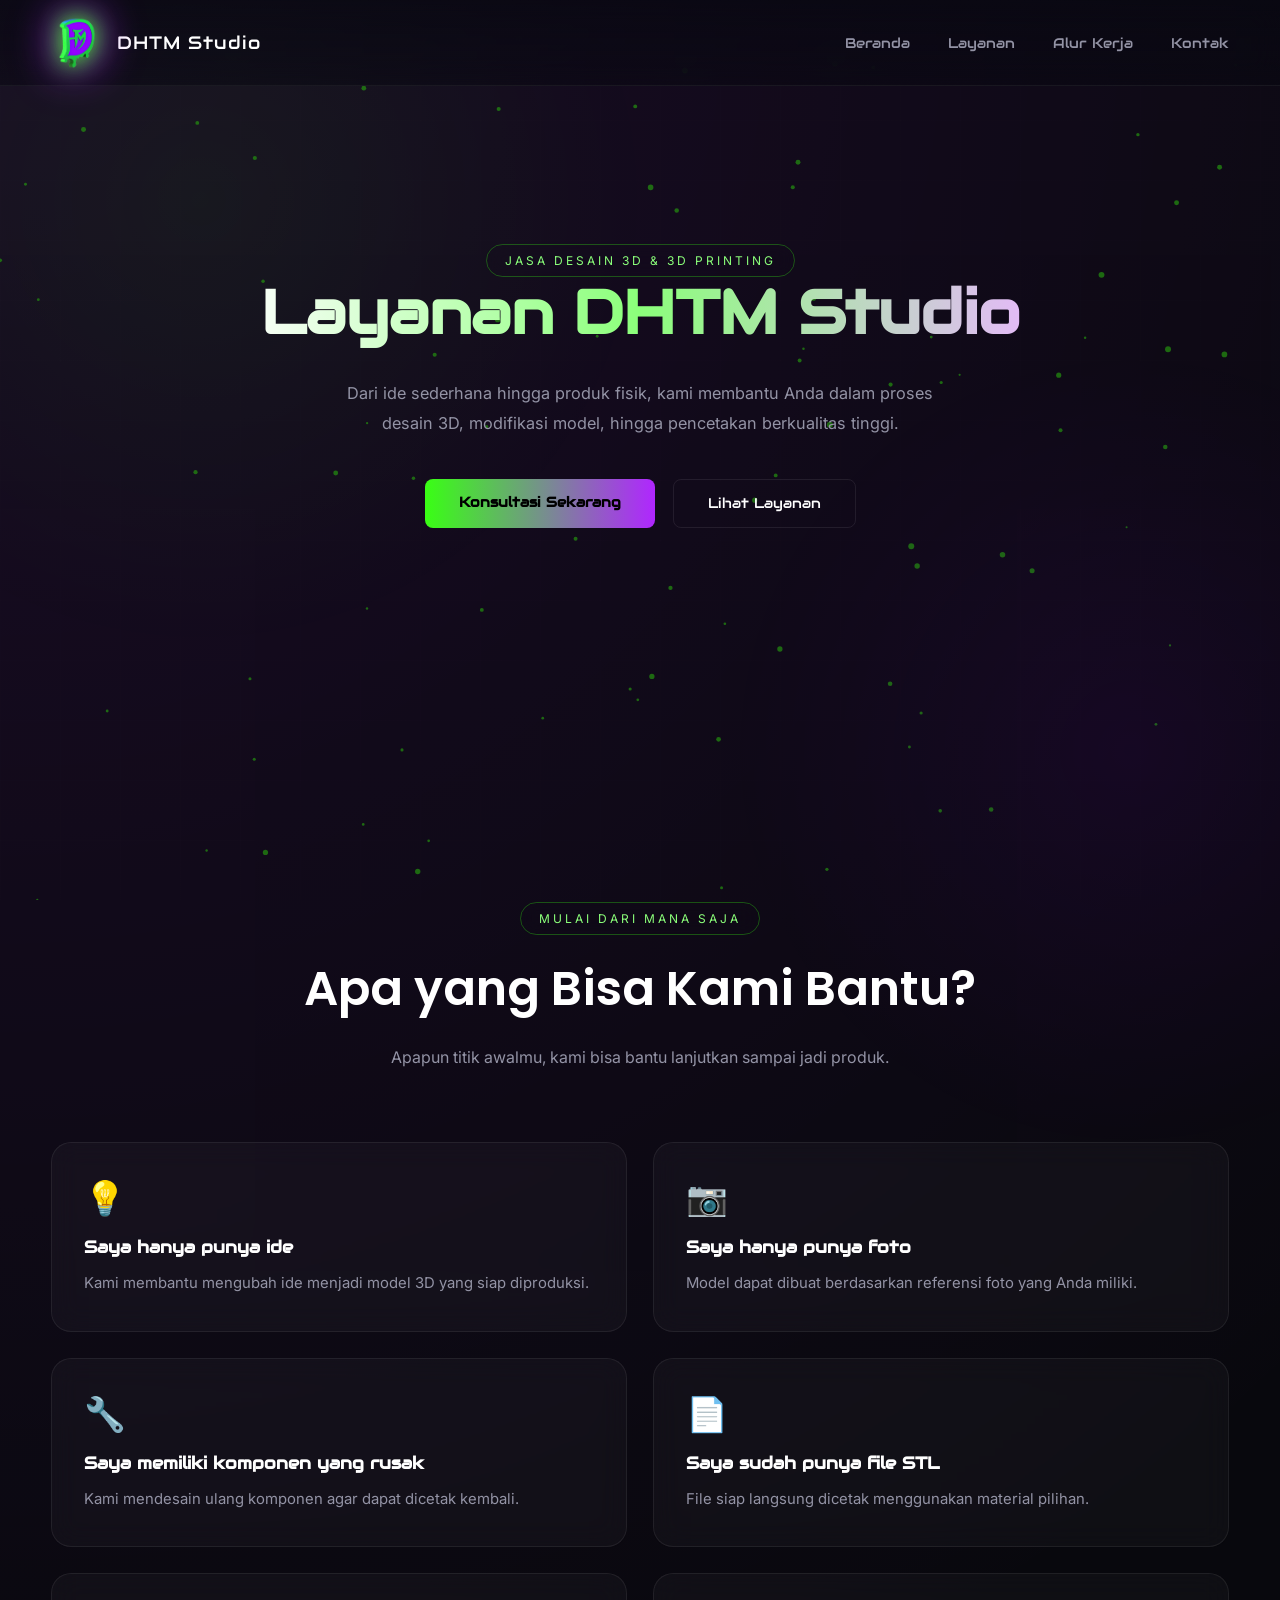
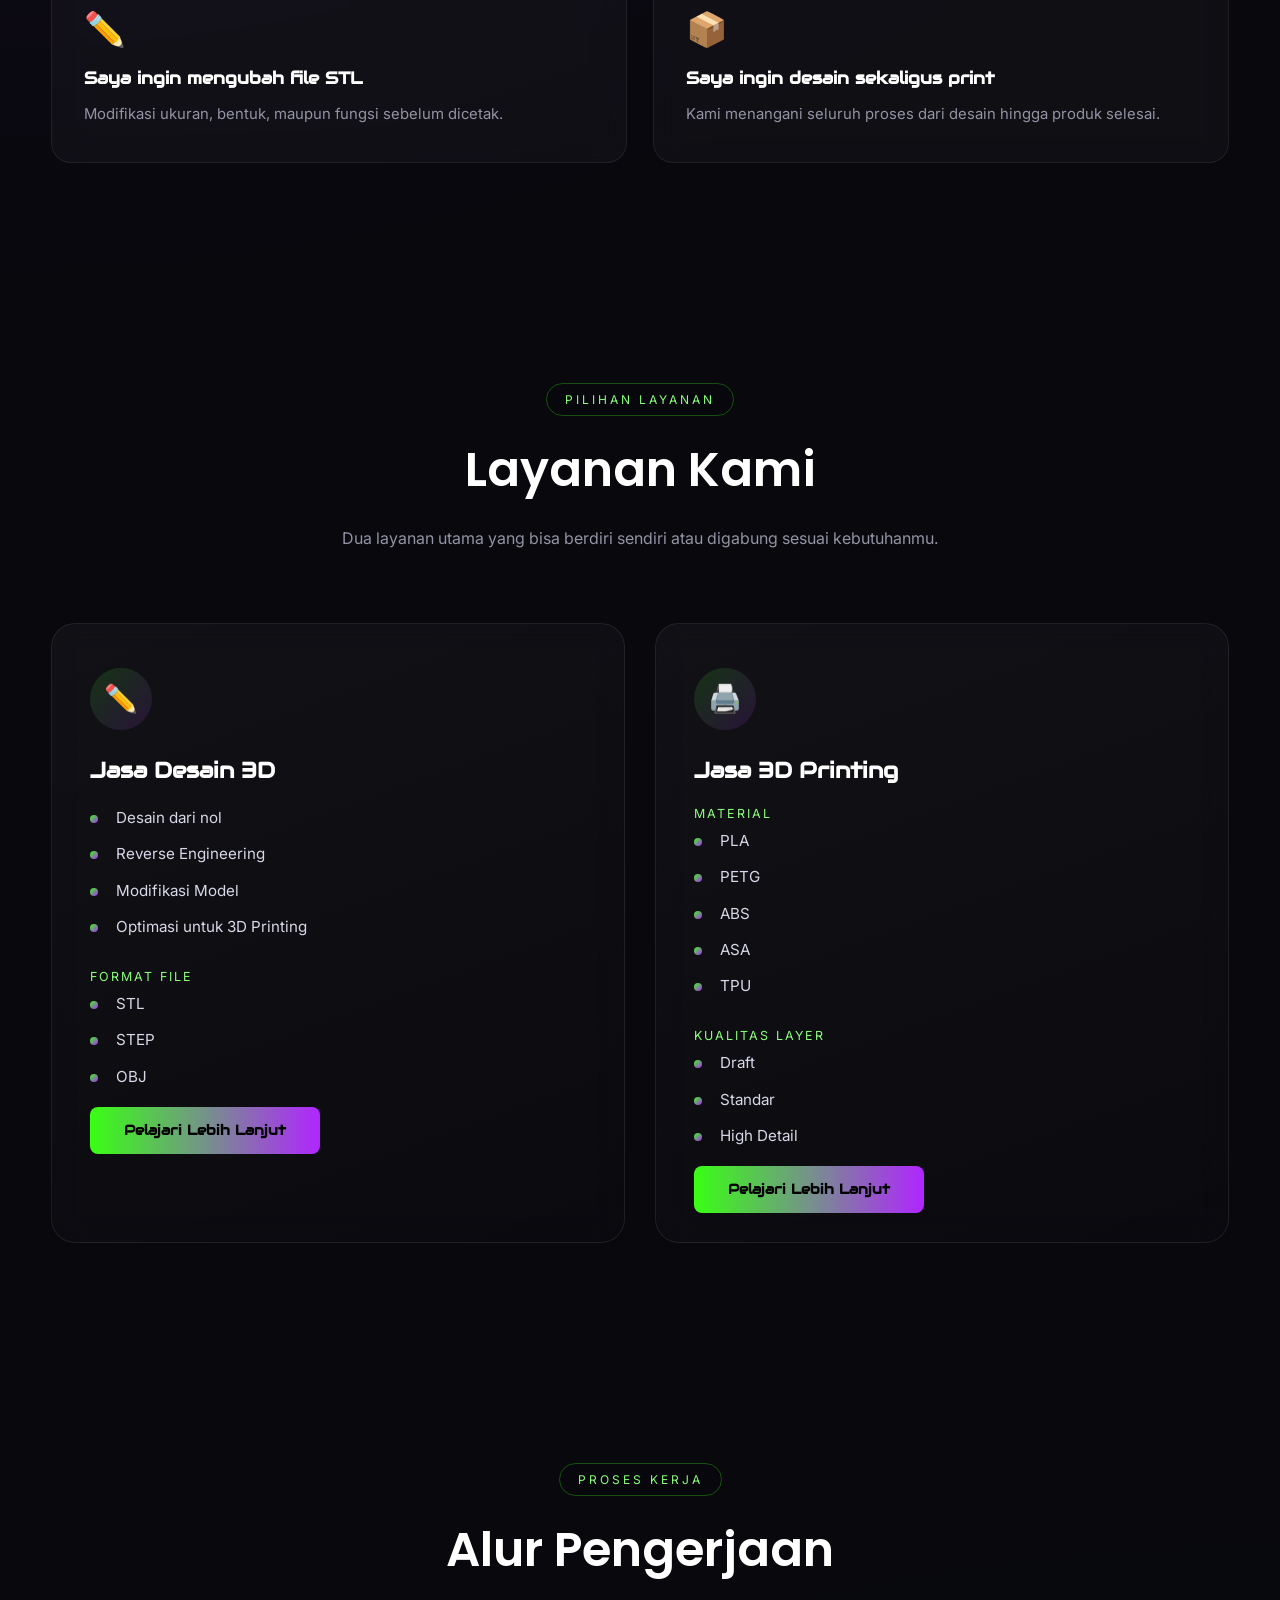
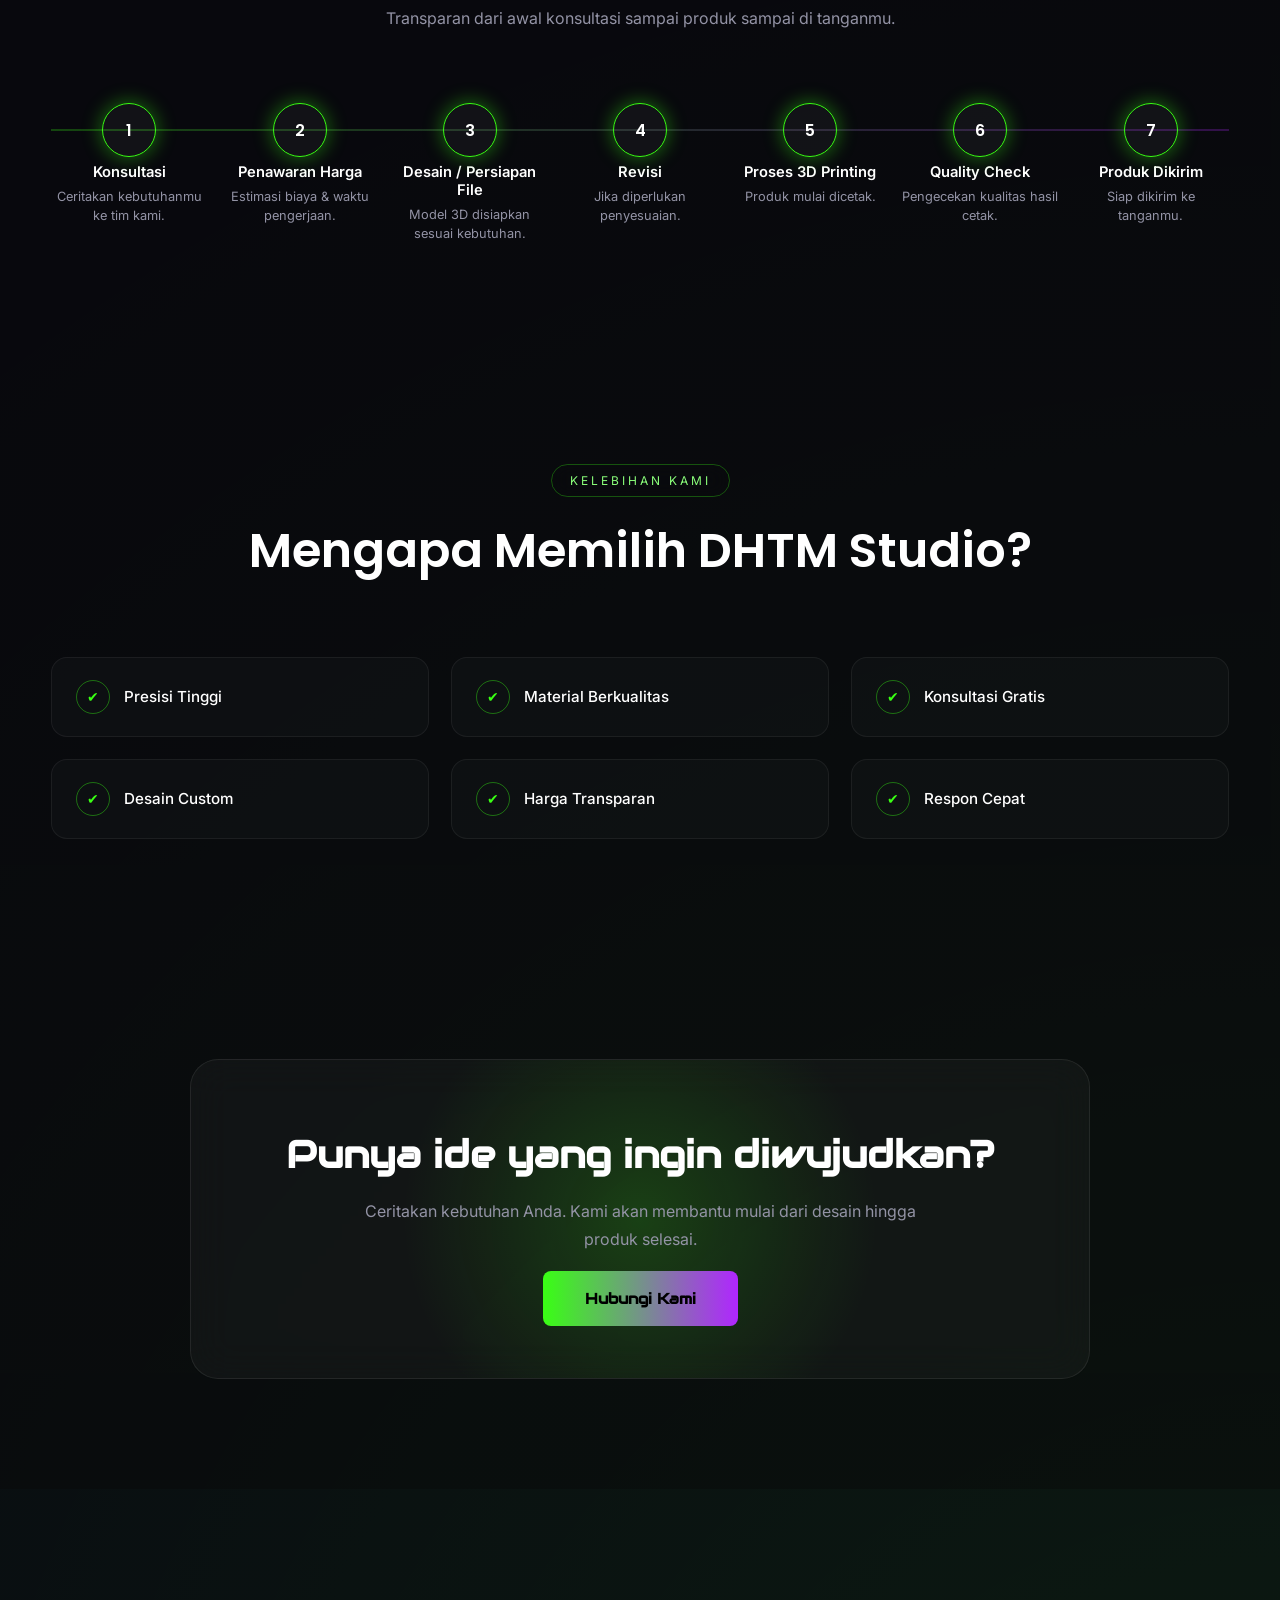
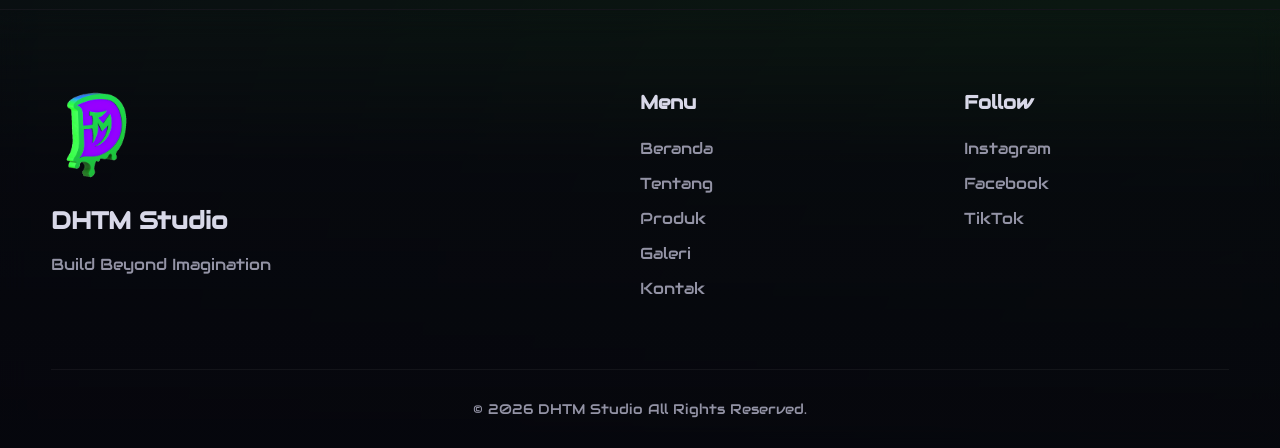
<file: WEBSITE DHTM/Jasa-desain.html>
<!DOCTYPE html>
<html lang="id">
<head>
<meta charset="UTF-8">
<meta name="viewport" content="width=device-width, initial-scale=1.0">
<title>Layanan Kami | DHTM Studio</title>
<meta name="description" content="Jasa Desain 3D dan 3D Printing Profesional - DHTM Studio">
<link rel="preconnect" href="https://fonts.googleapis.com">
<link rel="preconnect" href="https://fonts.gstatic.com" crossorigin>
<link href="https://fonts.googleapis.com/css2?family=Audiowide&family=Outfit:wght@300;400;500;600;700&family=Poppins:wght@400;500;600;700&family=Inter:wght@300;400;500;600&display=swap" rel="stylesheet">
<link rel="stylesheet" href="CSS/Style.css">
<link rel="stylesheet" href="CSS/product.css">
<link rel="icon" href="img/logo-transparent-removebg-preview.png">
</head>
<body>
<canvas id="particle-bg"></canvas>
<div class="mesh-grid"></div>
<div class="noise"></div>
<button id="backTop">
↑
</button>
<div id="scroll-progress"></div>


<!-- =====================================================
HEADER (identik dengan Home)
===================================================== -->
<header>
<div class="container">
<div class="nav-wrapper">
<a href="index.html" class="nav-logo page-link">
<img src="img/logo-transparent.png" loading="lazy" decoding="async" alt="Logo DHTM Studio">
<span>DHTM Studio</span>
</a>
<nav>
<ul>
<li><a href="index.html" class="page-link">Beranda</a></li>
<li><a href="#bantuan">Layanan</a></li>
<li><a href="#alur">Alur Kerja</a></li>
<li><a href="index.html#kontak" class="page-link">Kontak</a></li>
</ul>
</nav>
<button id="navToggle" class="nav-toggle" aria-label="Buka menu" aria-expanded="false">
<span></span>
<span></span>
<span></span>
</button>
</div>
</div>
</header>

<main class="product-page">

<!-- =====================================================
HERO
===================================================== -->
<section class="service-hero">
<div class="container">
<div class="service-hero-content fade-up">
<span class="eyebrow">Jasa Desain 3D &amp; 3D Printing</span>
<h1>Layanan DHTM Studio</h1>
<p>
Dari ide sederhana hingga produk fisik, kami membantu Anda dalam proses
desain 3D, modifikasi model, hingga pencetakan berkualitas tinggi.
</p>
<div class="service-hero-buttons">
<a href="index.html#kontak" class="btn btn-solid page-link">Konsultasi Sekarang</a>
<a href="#layanan-kami" class="btn">Lihat Layanan</a>
</div>
</div>
</div>
</section>

<!-- =====================================================
APA YANG BISA KAMI BANTU
===================================================== -->
<section id="bantuan">
<div class="container">
<div class="section-heading fade-up">
<span class="eyebrow">Mulai Dari Mana Saja</span>
<h2>Apa yang Bisa Kami Bantu?</h2>
<p>Apapun titik awalmu, kami bisa bantu lanjutkan sampai jadi produk.</p>
</div>
<div class="help-grid">

<div class="help-card fade-up">
<span class="help-icon">💡</span>
<h3>Saya hanya punya ide</h3>
<p>Kami membantu mengubah ide menjadi model 3D yang siap diproduksi.</p>
</div>

<div class="help-card fade-up">
<span class="help-icon">📷</span>
<h3>Saya hanya punya foto</h3>
<p>Model dapat dibuat berdasarkan referensi foto yang Anda miliki.</p>
</div>

<div class="help-card fade-up">
<span class="help-icon">🔧</span>
<h3>Saya memiliki komponen yang rusak</h3>
<p>Kami mendesain ulang komponen agar dapat dicetak kembali.</p>
</div>

<div class="help-card fade-up">
<span class="help-icon">📄</span>
<h3>Saya sudah punya file STL</h3>
<p>File siap langsung dicetak menggunakan material pilihan.</p>
</div>

<div class="help-card fade-up">
<span class="help-icon">✏️</span>
<h3>Saya ingin mengubah file STL</h3>
<p>Modifikasi ukuran, bentuk, maupun fungsi sebelum dicetak.</p>
</div>

<div class="help-card fade-up">
<span class="help-icon">📦</span>
<h3>Saya ingin desain sekaligus print</h3>
<p>Kami menangani seluruh proses dari desain hingga produk selesai.</p>
</div>

</div>
</div>
</section>

<!-- =====================================================
LAYANAN KAMI
===================================================== -->
<section id="layanan-kami">
<div class="container">
<div class="section-heading fade-up">
<span class="eyebrow">Pilihan Layanan</span>
<h2>Layanan Kami</h2>
<p>Dua layanan utama yang bisa berdiri sendiri atau digabung sesuai kebutuhanmu.</p>
</div>
<div class="service-grid">

<div class="service-card fade-up">
<div class="service-icon">✏️</div>
<h3>Jasa Desain 3D</h3>
<ul class="service-list">
<li>Desain dari nol</li>
<li>Reverse Engineering</li>
<li>Modifikasi Model</li>
<li>Optimasi untuk 3D Printing</li>
</ul>
<span class="service-subtitle">Format File</span>
<ul class="service-list">
<li>STL</li>
<li>STEP</li>
<li>OBJ</li>
</ul>
<a href="index.html#kontak" class="btn btn-solid page-link">Pelajari Lebih Lanjut</a>
</div>

<div class="service-card fade-up">
<div class="service-icon">🖨️</div>
<h3>Jasa 3D Printing</h3>
<span class="service-subtitle">Material</span>
<ul class="service-list">
<li>PLA</li>
<li>PETG</li>
<li>ABS</li>
<li>ASA</li>
<li>TPU</li>
</ul>
<span class="service-subtitle">Kualitas Layer</span>
<ul class="service-list">
<li>Draft</li>
<li>Standar</li>
<li>High Detail</li>
</ul>
<a href="index.html#kontak" class="btn btn-solid page-link">Pelajari Lebih Lanjut</a>
</div>

</div>
</div>
</section>

<!-- =====================================================
ALUR PENGERJAAN
===================================================== -->
<section id="alur">
<div class="container">
<div class="section-heading fade-up">
<span class="eyebrow">Proses Kerja</span>
<h2>Alur Pengerjaan</h2>
<p>Transparan dari awal konsultasi sampai produk sampai di tanganmu.</p>
</div>
<div class="timeline">

<div class="timeline-step">
<div class="step-dot">1</div>
<h4>Konsultasi</h4>
<p>Ceritakan kebutuhanmu ke tim kami.</p>
</div>

<div class="timeline-step">
<div class="step-dot">2</div>
<h4>Penawaran Harga</h4>
<p>Estimasi biaya &amp; waktu pengerjaan.</p>
</div>

<div class="timeline-step">
<div class="step-dot">3</div>
<h4>Desain / Persiapan File</h4>
<p>Model 3D disiapkan sesuai kebutuhan.</p>
</div>

<div class="timeline-step">
<div class="step-dot">4</div>
<h4>Revisi</h4>
<p>Jika diperlukan penyesuaian.</p>
</div>

<div class="timeline-step">
<div class="step-dot">5</div>
<h4>Proses 3D Printing</h4>
<p>Produk mulai dicetak.</p>
</div>

<div class="timeline-step">
<div class="step-dot">6</div>
<h4>Quality Check</h4>
<p>Pengecekan kualitas hasil cetak.</p>
</div>

<div class="timeline-step">
<div class="step-dot">7</div>
<h4>Produk Dikirim</h4>
<p>Siap dikirim ke tanganmu.</p>
</div>

</div>
</div>
</section>

<!-- =====================================================
MENGAPA MEMILIH DHTM STUDIO
===================================================== -->
<section id="mengapa">
<div class="container">
<div class="section-heading fade-up">
<span class="eyebrow">Kelebihan Kami</span>
<h2>Mengapa Memilih DHTM Studio?</h2>
</div>
<div class="why-grid">

<div class="why-item fade-up">
<span class="why-check">✔</span>
<span class="why-label">Presisi Tinggi</span>
</div>

<div class="why-item fade-up">
<span class="why-check">✔</span>
<span class="why-label">Material Berkualitas</span>
</div>

<div class="why-item fade-up">
<span class="why-check">✔</span>
<span class="why-label">Konsultasi Gratis</span>
</div>

<div class="why-item fade-up">
<span class="why-check">✔</span>
<span class="why-label">Desain Custom</span>
</div>

<div class="why-item fade-up">
<span class="why-check">✔</span>
<span class="why-label">Harga Transparan</span>
</div>

<div class="why-item fade-up">
<span class="why-check">✔</span>
<span class="why-label">Respon Cepat</span>
</div>

</div>
</div>
</section>


<!-- =====================================================
CTA
===================================================== -->
<section>
<div class="container">
<div class="cta-glass fade-up">
<h2>Punya ide yang ingin diwujudkan?</h2>
<p>Ceritakan kebutuhan Anda. Kami akan membantu mulai dari desain hingga produk selesai.</p>
<a href="index.html#kontak" class="btn btn-solid page-link">Hubungi Kami</a>
</div>
</div>
</section>

</main>

<!-- =====================================================
FOOTER (identik dengan Home)
===================================================== -->
<footer>
<div class="container">
<div class="footer-grid">
<div class="footer-brand">
<img
src="img/logo-transparent.png"
loading="lazy"
decoding="async"
alt="logo"
>
<h2>DHTM Studio</h2>
<p>Build Beyond Imagination</p>
</div>
<div class="footer-menu">
<h3>Menu</h3>
<a href="index.html#beranda">Beranda</a>
<a href="index.html#tentang">Tentang</a>
<a href="index.html#produk">Produk</a>
<a href="index.html#galeri">Galeri</a>
<a href="index.html#kontak">Kontak</a>
</div>
<div class="footer-social">
<h3>Follow</h3>
<a href="#">Instagram</a>
<a href="#">Facebook</a>
<a href="#">TikTok</a>
</div>
</div>
<div class="footer-bottom">
<p>© 2026 DHTM Studio All Rights Reserved.</p>
</div>
</div>
</footer>

<script src="JSC/Script.js"></script>
<script src="JSC/product.js"></script>
</body>
</html>
</file>
<file: WEBSITE DHTM/CSS/Style.css>
/*======================================================
DHTM STUDIO
CYBERPUNK STYLE V2
======================================================*/
 :root {
  --bg:#080811;
  --bg2:#10101b;
  --card:#171726;
  --green:#39ff14;
  --green-soft:#8bff7a;
  --purple:#b026ff;
  --purple-soft:#e9b6ff;
  --white:#f5f5f5;
  --text:#d8d8e8;
  --muted:#9393a5;
  --border:rgba(255,255,255,.08);
  --radius:18px;
  --shadow-green: 0 0 15px rgba(57,255,20,.4), 0 0 40px rgba(57,255,20,.15);
  --shadow-purple: 0 0 15px rgba(176,38,255,.45), 0 0 40px rgba(176,38,255,.2);
}

* {
  margin:0;
  padding:0;
  box-sizing:border-box;
}

html {
  scroll-behavior:smooth;
}

body {
  background: radial-gradient(circle at top left, rgba(176,38,255,.18), transparent 35%), radial-gradient(circle at bottom right, rgba(57,255,20,.08), transparent 40%), var(--bg);
  font-family:'Audiowide',sans-serif;
  color:var(--text);
  overflow-x:hidden;
}

img {
  display:block;
  max-width:100%;
}

a {
  text-decoration:none;
  color:inherit;
}

ul {
  list-style:none;
}

.container {
  width:min(1240px,92%);
  margin:auto;
}

section {
  padding:110px 0;
  position:relative;
}

.section-heading {
  text-align:center;
  margin-bottom:70px;
}

.section-heading h2 {
  font-family:'Audiowide';
  font-size:clamp(2rem,4vw,3rem);
  margin-top:18px;
  margin-bottom:18px;
  color:white;
}

.section-heading p {
  max-width:700px;
  margin:auto;
  line-height:1.8;
  color:var(--muted);
}

.eyebrow {
  display:inline-block;
  padding:8px 18px;
  border-radius:50px;
  border:1px solid rgba(57,255,20,.3);
  color:var(--green-soft);
  letter-spacing:3px;
  font-size:.75rem;
  text-transform:uppercase;
  backdrop-filter:blur(10px);
}

/*======================================================
BUTTON
======================================================*/
 .btn {
  padding:15px 34px;
  border-radius:8px;
  font-family:'Audiowide';
  font-size:.85rem;
  cursor:pointer;
  transition:.35s;
  border:1px solid var(--border);
  background:transparent;
  color:white;
}

.btn:hover {
  transform:translateY(-4px);
  border-color:var(--green);
  box-shadow:var(--shadow-green);
  color:var(--green-soft);
}

.btn:active {
  transform:scale(.96);
}

.btn-solid {
  background: linear-gradient(90deg, var(--green), var(--purple) );
  border:none;
  color:#000;
  font-weight:bold;
}

.btn-solid:hover {
  filter:brightness(1.12);
}

/*======================================================
STARTUP LOADER
======================================================*/
 #startup-loader {
  position:fixed;
  inset:0;
  background:#000;
  display:flex;
  justify-content:center;
  align-items:center;
  overflow:hidden;
  z-index:999999;
  transition:1s;
}

#startup-loader.hide {
  opacity:0;
  visibility:hidden;
}

#loader-video {
  position:absolute;
  width:100%;
  height:100%;
  object-fit:cover;
  opacity:.22;
}

.loader-content {
  position:relative;
  z-index:2;
  text-align:center;
}

.loader-logo {
  width:220px;
  height:220px;
  object-fit:contain;
  margin:auto;
  mix-blend-mode:screen;
  animation: neonPulse 2.2s ease-in-out infinite;
}

.loader-content h1 {
  font-family:'Audiowide';
  margin-top:25px;
  letter-spacing:3px;
  font-size:2rem;
}

.loader-content p {
  margin-top:12px;
  letter-spacing:4px;
  color:var(--green-soft);
  animation:blink 1.2s infinite;
}

.loader-bar {
  margin:auto;
  margin-top:35px;
  width:260px;
  height:8px;
  border-radius:30px;
  background:#222;
  overflow:hidden;
}

.loader-progress {
  height:100%;
  width:0%;
  background: linear-gradient( 90deg, var(--green), var(--purple) );
  animation:loadingBar 5s linear forwards;
}

/*======================================================
PAGE LOADER
======================================================*/
 #page-loader {
  position:fixed;
  inset:0;
  display:none;
  justify-content:center;
  align-items:center;
  background:#050505;
  z-index:999998;
}

#page-loader.active {
  display:flex;
}

.page-loader-box {
  text-align:center;
}

.page-loader-box img,
.page-loader-box video {
  width:120px;
  height:120px;
  object-fit:contain;
  margin:auto;
}

.page-loader-box img {
  animation: floatLogo 3s ease-in-out infinite;
  filter: drop-shadow(0 0 18px var(--green));
}

.page-loader-box video {
  mix-blend-mode:screen;
  animation: neonPulse 2.2s ease-in-out infinite;
}

.page-loader-box h2 {
  margin-top:25px;
  font-family:'Audiowide';
}

.page-loader-box p {
  margin-top:10px;
  color:var(--green-soft);
}

/*======================================================
EMAIL LOADER
======================================================*/
 #email-loader {
  position:fixed;
  inset:0;
  display:none;
  justify-content:center;
  align-items:center;
  background:rgba(0,0,0,.45);
  backdrop-filter:blur(14px);
  z-index:999998;
}

#email-loader.active {
  display:flex;
}

.email-loader-box {
  padding:45px;
  width:420px;
  border-radius:20px;
  background:rgba(18,18,26,.92);
  border:1px solid rgba(57,255,20,.3);
  box-shadow: 0 0 40px rgba(57,255,20,.2);
  text-align:center;
}

.email-loader-box video {
  width:150px;
  height:150px;
  object-fit:contain;
  margin:auto;
  mix-blend-mode:screen;
  animation: neonPulse 2.2s ease-in-out infinite;
}

.email-loader-box h2 {
  font-family:'Audiowide';
  margin-top:25px;
}

.email-loader-box p {
  margin-top:12px;
  color:var(--green-soft);
}

/*======================================================
POPUP
======================================================*/
 #success-popup, #error-popup {
  position:fixed;
  inset:0;
  display:flex;
  justify-content:center;
  align-items:center;
  background:rgba(0,0,0,.55);
  backdrop-filter:blur(10px);
  opacity:0;
  visibility:hidden;
  transition:.35s;
  z-index:999999;
}

#success-popup.show, #error-popup.show {
  opacity:1;
  visibility:visible;
}

.popup-card {
  width:480px;
  padding:45px;
  border-radius:20px;
  background:#15151f;
  border:1px solid rgba(57,255,20,.3);
  box-shadow: 0 0 50px rgba(57,255,20,.2);
  text-align:center;
  animation:popup .45s;
}

.popup-card.error {
  border-color:#ff4b4b;
  box-shadow: 0 0 50px rgba(255,0,0,.2);
}

.popup-icon {
  font-size:70px;
  margin-bottom:20px;
  color:var(--green);
}

.popup-card.error .popup-icon {
  color:#ff5050;
}

.popup-card h2 {
  font-family:'Audiowide';
  margin-bottom:18px;
}

.popup-card p {
  line-height:1.8;
  margin-bottom:35px;
  color:var(--muted);
}

/*======================================================
ANIMATION
======================================================*/
 @keyframes blink {
50% {
  opacity:.3;
}

}

@keyframes popup {
0% {
  transform:scale(.6);
  opacity:0;
}

100% {
  transform:scale(1);
  opacity:1;
}

}

@keyframes loadingBar {
0% {
  width:0;
}

100% {
  width:100%;
}

}

@keyframes floatLogo {
50% {
  transform:translateY(-14px);
}

}

@keyframes neonPulse {
0%, 100% {
  filter: drop-shadow(0 0 22px var(--green)) drop-shadow(0 0 10px var(--purple));
}

50% {
  filter: drop-shadow(0 0 10px var(--green)) drop-shadow(0 0 28px var(--purple));
}

}

/*======================================================
HEADER
======================================================*/
 header {
  position:fixed;
  top:0;
  left:0;
  width:100%;
  z-index:9990;
  background: linear-gradient( 180deg, rgba(8,8,17,.75), rgba(8,8,17,.5) );
  backdrop-filter:blur(14px);
  -webkit-backdrop-filter:blur(14px);
  border-bottom:1px solid rgba(255,255,255,.06);
  transition:.4s;
}

header.scrolled {
  background: linear-gradient( 180deg, rgba(10,10,20,.88), rgba(10,10,20,.72) );
  box-shadow: 0 10px 30px rgba(0,0,0,.35);
}

.nav-wrapper {
  height:85px;
  display:flex;
  align-items:center;
  justify-content:space-between;
}

.nav-logo {
  display:flex;
  align-items:center;
  gap:14px;
}

.nav-logo img {
  width:52px;
  height:52px;
  object-fit:contain;
  filter: drop-shadow(0 0 12px var(--green)) drop-shadow(0 0 20px var(--purple));
  transition:.4s;
}

.nav-logo:hover img {
  transform:rotate(-8deg) scale(1.08);
}

.nav-logo span {
  font-family:'Audiowide';
  font-size:1.15rem;
  letter-spacing:1px;
  color:white;
}

nav ul {
  display:flex;
  gap:38px;
}

nav a {
  position:relative;
  font-size:.9rem;
  color:var(--muted);
  transition:.35s;
  padding:5px 0;
}

nav a:hover {
  color:var(--green-soft);
}

nav a::after {
  content:"";
  position:absolute;
  bottom:-8px;
  left:0;
  width:100%;
  height:2px;
  background: linear-gradient( 90deg, var(--green), var(--purple) );
  transform:scaleX(0);
  transform-origin:left;
  transition:.35s;
}

nav a:hover::after, nav a.active::after {
  transform:scaleX(1);
}

nav a.active {
  color:white;
  text-shadow: 0 0 10px var(--green);
}

/*======================================================
NAV TOGGLE (HAMBURGER)
======================================================*/
.nav-toggle {
  display:none;
  flex-direction:column;
  justify-content:center;
  gap:6px;
  width:38px;
  height:38px;
  background:none;
  border:none;
  cursor:pointer;
  z-index:10000;
}

.nav-toggle span {
  display:block;
  width:100%;
  height:2px;
  border-radius:2px;
  background: linear-gradient( 90deg, var(--green), var(--purple) );
  transition:.35s;
}

.nav-toggle.active span:nth-child(1) {
  transform:translateY(8px) rotate(45deg);
}

.nav-toggle.active span:nth-child(2) {
  opacity:0;
}

.nav-toggle.active span:nth-child(3) {
  transform:translateY(-8px) rotate(-45deg);
}

/*======================================================
HERO
======================================================*/
 .hero {
  position:relative;
  display:flex;
  align-items:center;
  justify-content:center;
  min-height:100vh;
  overflow:hidden;
  padding-top:90px;
}

.hero-background {
  position:absolute;
  inset:0;
  background: radial-gradient(circle at 20% 20%, rgba(176,38,255,.22), transparent 40%), radial-gradient(circle at 80% 70%, rgba(57,255,20,.15), transparent 35%), linear-gradient( 180deg, rgba(0,0,0,.1), rgba(0,0,0,.6) );
  z-index:0;
}

.hero::before {
  content:"";
  position:absolute;
  width:650px;
  height:650px;
  border-radius:50%;
  background: radial-gradient( circle, rgba(176,38,255,.18), transparent 70% );
  filter:blur(50px);
  top:-200px;
  right:-150px;
  animation:heroGlow 8s ease-in-out infinite;
}

.hero::after {
  content:"";
  position:absolute;
  width:550px;
  height:550px;
  border-radius:50%;
  background: radial-gradient( circle, rgba(57,255,20,.12), transparent 70% );
  left:-180px;
  bottom:-180px;
  filter:blur(40px);
  animation:heroGlow2 9s ease-in-out infinite;
}

.hero-content {
  position:relative;
  z-index:3;
  text-align:center;
}

.hero-logo {
  width:220px;
  height:220px;
  object-fit:contain;
  margin:20px auto 0;
  filter: drop-shadow(0 0 22px var(--green)) drop-shadow(0 0 35px var(--purple));
  animation: heroFloat 5s ease-in-out infinite;
}

.hero h1 {
  margin-top:45px;
  font-family:'Audiowide';
  font-size:clamp(2.2rem,4.5vw,3.6rem);
  line-height:1.2;
  background: linear-gradient( 90deg, #ffffff, var(--green-soft), var(--purple-soft) );
  -webkit-background-clip:text;
  color:transparent;
}

.hero p {
  max-width:760px;
  margin:35px auto;
  font-size:1.1rem;
  line-height:1.9;
  color:var(--muted);
}

.hero-button {
  display:flex;
  justify-content:center;
  gap:20px;
  flex-wrap:wrap;
  margin-top:45px;
}

/*======================================================
ABOUT
======================================================*/
 .about-grid {
  display:grid;
  grid-template-columns: repeat(2,1fr);
  gap:30px;
  margin-top:60px;
}

.about-card {
  position:relative;
  padding:35px;
  border-radius:20px;
  background: linear-gradient( 145deg, rgba(23,23,38,.9), rgba(12,12,22,.95) );
  border:1px solid rgba(255,255,255,.05);
  transition:.4s;
  overflow:hidden;
}

.about-card:hover {
  transform:translateY(-10px);
  border-color:rgba(57,255,20,.25);
  box-shadow: 0 15px 45px rgba(57,255,20,.08);
}

.about-icon {
  width:70px;
  height:70px;
  border-radius:50%;
  display:flex;
  justify-content:center;
  align-items:center;
  font-size:2rem;
  background: linear-gradient( 135deg, rgba(57,255,20,.15), rgba(176,38,255,.15) );
  margin-bottom:25px;
  box-shadow: 0 0 20px rgba(57,255,20,.15);
}

.about-card h3 {
  font-family:'Audiowide';
  font-size:1.15rem;
  margin-bottom:18px;
  color:white;
}

.about-card p {
  line-height:1.9;
  color:var(--muted);
  font-size:.95rem;
}

/*======================================================
SECTION ANIMATION
======================================================*/
 .reveal {
  opacity:0;
  transform: translateY(60px);
  transition: opacity 1s cubic-bezier(.16,1,.3,1), transform 1s cubic-bezier(.16,1,.3,1);
}

.reveal.active {
  opacity:1;
  transform: translateY(0);
}

.gallery-item.reveal:nth-child(1) { transition-delay:.05s; }
.gallery-item.reveal:nth-child(2) { transition-delay:.1s; }
.gallery-item.reveal:nth-child(3) { transition-delay:.15s; }
.gallery-item.reveal:nth-child(4) { transition-delay:.2s; }
.gallery-item.reveal:nth-child(5) { transition-delay:.25s; }
.gallery-item.reveal:nth-child(6) { transition-delay:.3s; }

/*======================================================
ANIMATION
======================================================*/
 @keyframes heroFloat {
0% {
  transform:translateY(0);
}

50% {
  transform:translateY(-18px);
}

100% {
  transform:translateY(0);
}

}

@keyframes heroGlow {
0% {
  transform:scale(1);
}

50% {
  transform:scale(1.12);
}

100% {
  transform:scale(1);
}

}

@keyframes heroGlow2 {
0% {
  transform:scale(1);
}

50% {
  transform:scale(.9);
}

100% {
  transform:scale(1);
}

}

/*======================================================
PRODUCT
======================================================*/
 .product-grid {
  display:grid;
  grid-template-columns:repeat(2,1fr);
  gap:35px;
  margin-top:60px;
}

.product-card {
  position:relative;
  display:block;
  padding:40px;
  overflow:hidden;
  border-radius:22px;
  background: linear-gradient( 145deg, rgba(24,24,35,.95), rgba(12,12,20,.95) );
  border:1px solid rgba(255,255,255,.05);
  transition:.45s;
  cursor:pointer;
  position:relative;
  overflow:hidden;
  isolation:isolate;
}

.product-card:hover {
  transform:translateY(-12px);
  border-color:rgba(57,255,20,.3);
  box-shadow: 0 20px 60px rgba(57,255,20,.08), 0 0 30px rgba(176,38,255,.12);
}

.product-number {
  position:absolute;
  right:30px;
  top:20px;
  font-size:4rem;
  font-family:'Audiowide';
  color:rgba(255,255,255,.04);
  user-select:none;
}

.product-content {
  position:relative;
  z-index:2;
}

.product-content h3 {
  font-family:'Audiowide';
  font-size:1.5rem;
  margin-bottom:20px;
  color:white;
}

.product-content p {
  line-height:1.9;
  color:var(--muted);
  margin-bottom:35px;
}

.product-content span {
  display:inline-block;
  padding:10px 22px;
  border-radius:50px;
  background: linear-gradient( 90deg, rgba(57,255,20,.15), rgba(176,38,255,.15) );
  border:1px solid rgba(57,255,20,.25);
  color:var(--green-soft);
  font-family:'Audiowide';
  font-size:.82rem;
  letter-spacing:1px;
}

.coming-soon {
  opacity:.75;
  cursor:default;
}

.coming-soon:hover {
  transform:none;
  box-shadow:none;
  border-color:rgba(255,255,255,.05);
}

/*======================================================
CARD GLOW EFFECT
======================================================*/
 .product-card::before, .about-card::before {
  content:"";
  position:absolute;
  left:var(--x, 50%);
  top:var(--y, 50%);
  width:480px;
  height:480px;
  border-radius:50%;
  background: radial-gradient( circle, rgba(57,255,20,.22), transparent 70% );
  transform:translate(-50%,-50%);
  opacity:0;
  transition:opacity .35s ease;
  z-index:-1;
}

.product-card:hover::before, .about-card:hover::before {
  opacity:1;
}

/*======================================================
MESH GRID
======================================================*/
 .mesh-grid {
  position:fixed;
  inset:0;
  pointer-events:none;
  z-index:-4;
  opacity:.12;
  background: linear-gradient(rgba(255,255,255,.08) 1px,transparent 1px), linear-gradient(90deg,rgba(255,255,255,.08) 1px,transparent 1px);
  background-size:60px 60px;
  animation:gridMove 18s linear infinite;
}

@keyframes gridMove {
0% {
  transform:translateY(0);
}

100% {
  transform:translateY(60px);
}

}


/*======================================================
BACK TOP
======================================================*/
 #backTop {
  position:fixed;
  right:30px;
  bottom:110px;
  width:58px;
  height:58px;
  border:none;
  border-radius:50%;
  background: linear-gradient( 90deg, var(--green), var(--purple) );
  color:#000;
  font-size:1.3rem;
  cursor:pointer;
  display:none;
  z-index:9999;
  box-shadow: 0 0 30px rgba(57,255,20,.4);
  transition:.35s;
}

#backTop:hover {
  transform:translateY(-6px);
}

#backTop.show {
  display:block;
  animation:fadeIn .35s;
}

/*======================================================
GALLERY
======================================================*/
 .gallery-grid {
  display:grid;
  grid-template-columns:repeat(4,1fr);
  gap:22px;
  margin-top:70px;
}

.gallery-item {
  position:relative;
  aspect-ratio:1/1;
  overflow:hidden;
  border-radius:18px;
  cursor:pointer;
  border:1px solid rgba(255,255,255,.06);
  background:#101018;
  transition:.4s;
}

.gallery-item:hover {
  transform:translateY(-8px);
  box-shadow: 0 15px 40px rgba(57,255,20,.12), 0 0 30px rgba(176,38,255,.12);
  border-color:rgba(57,255,20,.25);
}

.gallery-item img {
  width:100%;
  height:100%;
  object-fit:cover;
  transition:.6s;
}

.gallery-item:hover img {
  transform:scale(1.18);
  filter: brightness(.45) contrast(1.15) saturate(1.15);
  transition:.6s;
}

.gallery-overlay {
  position:absolute;
  left:0;
  bottom:0;
  width:100%;
  padding:25px;
  background: linear-gradient( 0deg, rgba(0,0,0,.85), transparent );
  transform:translateY(100%);
  transition:.45s;
}

.gallery-item:hover .gallery-overlay {
  transform:translateY(0);
}

.gallery-overlay h3 {
  font-family:'Audiowide';
  font-size:1rem;
  color:white;
  margin-bottom:8px;
}

.gallery-overlay p {
  font-size:.9rem;
  line-height:1.6;
  color:#cfcfe8;
}

.gallery-item::after {
  content:"";
  position:absolute;
  inset:0;
  border:1px solid transparent;
  border-radius:18px;
  transition:.4s;
  pointer-events:none;
}

.gallery-item:hover::after {
  border-color:rgba(57,255,20,.45);
  box-shadow: inset 0 0 20px rgba(57,255,20,.18);
}

/*======================================================
IMAGE GLOW
======================================================*/

/*======================================================
SECTION DIVIDER
======================================================*/
 #produk::after, #galeri::after {
  content:"";
  position:absolute;
  left:50%;
  bottom:-40px;
  transform:translateX(-50%);
  width:180px;
  height:2px;
  background: linear-gradient( 90deg, transparent, var(--green), var(--purple), transparent );
  opacity:.5;
}

/*======================================================
TESTIMONIAL
======================================================*/
 .testimonial-slider {
  display:grid;
  grid-template-columns:repeat(3,1fr);
  gap:30px;
  margin-top:70px;
}

.testimonial-card {
  position:relative;
  padding:35px;
  border-radius:20px;
  background: linear-gradient( 145deg, rgba(22,22,34,.95), rgba(10,10,18,.95) );
  border:1px solid rgba(255,255,255,.06);
  transition:.4s;
  overflow:hidden;
}

.testimonial-card:hover {
  transform:translateY(-10px);
  border-color:rgba(57,255,20,.25);
  box-shadow: 0 15px 40px rgba(57,255,20,.08), 0 0 25px rgba(176,38,255,.1);
}

.quote {
  font-size:4rem;
  font-family:'Audiowide';
  line-height:1;
  color:rgba(57,255,20,.18);
  margin-bottom:20px;
}

.testimonial-card p {
  line-height:1.9;
  color:var(--text);
  margin-bottom:30px;
}

.testimonial-user h3 {
  font-family:'Audiowide';
  font-size:1rem;
  margin-bottom:6px;
}

.testimonial-user span {
  font-size:.9rem;
  color:var(--green-soft);
}

/*======================================================
CONTACT
======================================================*/
 .contact-wrapper {
  display:grid;
  grid-template-columns:1fr 1fr;
  gap:70px;
  align-items:start;
  margin-top:60px;
}

.contact-info h2 {
  font-family:'Audiowide';
  font-size:2.3rem;
  margin:20px 0;
}

.contact-info p {
  line-height:1.9;
  color:var(--muted);
}

.contact-list {
  margin-top:45px;
  display:flex;
  flex-direction:column;
  gap:25px;
}

.contact-item {
  display:flex;
  align-items:center;
  gap:18px;
  padding:18px;
  border-radius:16px;
  background:rgba(255,255,255,.03);
  border:1px solid rgba(255,255,255,.05);
  transition:.35s;
}

.contact-item:hover {
  border-color:rgba(57,255,20,.3);
  transform:translateX(8px);
}

.contact-icon {
  width:60px;
  height:60px;
  display:flex;
  justify-content:center;
  align-items:center;
  border-radius:50%;
  font-size:1.5rem;
  background: linear-gradient( 135deg, rgba(57,255,20,.15), rgba(176,38,255,.15) );
}

.contact-form-area {
  padding:40px;
  border-radius:24px;
  background: linear-gradient( 145deg, rgba(22,22,35,.95), rgba(12,12,22,.95) );
  border:1px solid rgba(255,255,255,.06);
}

.input-group {
  margin-bottom:24px;
}

.input-group input, .input-group textarea {
  width:100%;
  padding:16px 20px;
  background:#11111b;
  border:1px solid rgba(255,255,255,.08);
  border-radius:12px;
  color:white;
  font-family:'Outfit';
  font-size:1rem;
  transition:.35s;
  outline:none;
}

.input-group textarea {
  resize:vertical;
  min-height:170px;
}

.input-group input:focus, .input-group textarea:focus {
  border-color:var(--green);
  box-shadow: 0 0 0 4px rgba(57,255,20,.08), 0 0 25px rgba(57,255,20,.12);
}

.submit-btn {
  width:100%;
  margin-top:10px;
}

/*======================================================
FOOTER
======================================================*/
 footer {
  margin-top:120px;
  padding:80px 0 30px;
  background: linear-gradient( 180deg, transparent, rgba(6,6,13,.75) 35%, rgba(6,6,13,.92) );
  backdrop-filter:blur(14px);
  -webkit-backdrop-filter:blur(14px);
  border-top:1px solid rgba(255,255,255,.06);
}

.footer-grid {
  display:grid;
  grid-template-columns:2fr 1fr 1fr;
  gap:60px;
}

.footer-brand img {
  width:90px;
  height:90px;
  object-fit:contain;
  margin-bottom:25px;
}

.footer-brand h2 {
  font-family:'Audiowide';
  margin-bottom:15px;
}

.footer-brand p {
  color:var(--muted);
  line-height:1.8;
}

.footer-menu, .footer-social {
  display:flex;
  flex-direction:column;
  gap:14px;
}

.footer-menu h3, .footer-social h3 {
  font-family:'Audiowide';
  margin-bottom:10px;
}

.footer-menu a, .footer-social a {
  color:var(--muted);
  transition:.3s;
}

.footer-menu a:hover, .footer-social a:hover {
  color:var(--green-soft);
  padding-left:10px;
}

.footer-bottom {
  margin-top:70px;
  padding-top:30px;
  text-align:center;
  border-top:1px solid rgba(255,255,255,.05);
  color:var(--muted);
  font-size:.9rem;
}

/*======================================================
COUNTER
======================================================*/
 #counter {
  padding:70px 0;
  background: linear-gradient( 180deg, rgba(14,14,24,.95), rgba(8,8,16,.95) );
  border-top:1px solid rgba(255,255,255,.05);
  border-bottom:1px solid rgba(255,255,255,.05);
}

.counter-grid {
  display:grid;
  grid-template-columns:repeat(4,1fr);
  gap:30px;
}

.counter-item {
  padding:40px 20px;
  text-align:center;
  border-radius:18px;
  background:rgba(255,255,255,.03);
  border:1px solid rgba(255,255,255,.05);
  transition:.4s;
}

.counter-item:hover {
  transform:translateY(-10px);
  box-shadow: 0 0 30px rgba(57,255,20,.12);
  border-color:rgba(57,255,20,.35);
}

.counter-number {
  font-size:3rem;
  font-family:'Audiowide';
  background:linear-gradient( 90deg, var(--green), var(--purple) );
  -webkit-background-clip:text;
  color:transparent;
  margin-bottom:10px;
}

.counter-item span {
  color:var(--muted);
  letter-spacing:1px;
}

/*======================================================
FAQ
======================================================*/
 #faq {
  padding:120px 0;
}

.faq-item {
  margin-bottom:20px;
  border-radius:18px;
  overflow:hidden;
  background:rgba(255,255,255,.03);
  border:1px solid rgba(255,255,255,.05);
  transition:.35s;
}

.faq-item.active {
  border-color:rgba(57,255,20,.4);
  box-shadow: 0 0 20px rgba(57,255,20,.12);
}

.faq-question {
  width:100%;
  padding:24px 28px;
  display:flex;
  justify-content:space-between;
  align-items:center;
  background:none;
  border:none;
  cursor:pointer;
  color:white;
  font-size:1rem;
  font-family:'Audiowide';
}

.faq-question span {
  font-size:1.6rem;
  transition:.35s;
  color:var(--green);
}

.faq-item.active span {
  transform:rotate(45deg);
}

.faq-answer {
  max-height:0;
  overflow:hidden;
  transition:.45s;
}

.faq-answer p {
  padding:0 28px 24px;
  line-height:1.9;
  color:var(--muted);
}

/*======================================================
FLOATING WA
======================================================*/
 .floating-wa {
  position:fixed;
  right:25px;
  bottom:25px;
  display:flex;
  align-items:center;
  gap:12px;
  padding:14px 20px;
  border-radius:60px;
  background: linear-gradient( 90deg, #1dcf5b, #00ff88 );
  color:#000;
  font-weight:bold;
  z-index:9999;
  box-shadow: 0 0 25px rgba(29,207,91,.4);
  transition:.35s;
  animation:waFloat 2s infinite;
}

.floating-wa:hover {
  transform:translateY(-5px);
  box-shadow: 0 0 40px rgba(29,207,91,.6);
}

.floating-wa div {
  width:42px;
  height:42px;
  border-radius:50%;
  display:flex;
  align-items:center;
  justify-content:center;
  background:white;
  font-size:1.4rem;
}

@keyframes waFloat {
0% {
  transform:translateY(0);
}

50% {
  transform:translateY(-8px);
}

100% {
  transform:translateY(0);
}

}

/*======================================================
LIGHTBOX
======================================================*/
 #lightbox {
  position:fixed;
  inset:0;
  display:flex;
  justify-content:center;
  align-items:center;
  opacity:0;
  visibility:hidden;
  transition:.4s;
  z-index:999999;
}

#lightbox.active {
  opacity:1;
  visibility:visible;
}

.lightbox-bg {
  position:absolute;
  inset:0;
  background:rgba(0,0,0,.85);
  backdrop-filter:blur(12px);
}

#lightbox img {
  position:relative;
  max-width:88%;
  max-height:85%;
  border-radius:18px;
  box-shadow: 0 0 50px rgba(57,255,20,.25), 0 0 90px rgba(176,38,255,.18);
  animation:zoomImage .35s;
  z-index:3;
}

.lightbox-close, .lightbox-prev, .lightbox-next {
  position:absolute;
  width:60px;
  height:60px;
  border:none;
  border-radius:50%;
  cursor:pointer;
  background:rgba(255,255,255,.08);
  backdrop-filter:blur(10px);
  color:white;
  font-size:1.5rem;
  transition:.3s;
  z-index:5;
}

.lightbox-close:hover, .lightbox-prev:hover, .lightbox-next:hover {
  background: linear-gradient( 90deg, var(--green), var(--purple) );
  color:#000;
  transform:scale(1.1);
}

.lightbox-close {
  top:35px;
  right:35px;
}

.lightbox-prev {
  left:35px;
}

.lightbox-next {
  right:35px;
}

@keyframes zoomImage {
from {
  opacity:0;
  transform:scale(.8);
}

to {
  opacity:1;
  transform:scale(1);
}

}

/*======================================================
SCROLLBAR
======================================================*/
 ::-webkit-scrollbar {
  width:10px;
}

::-webkit-scrollbar-track {
  background:#080811;
}

::-webkit-scrollbar-thumb {
  background: linear-gradient( 180deg, var(--green), var(--purple) );
  border-radius:50px;
}

/*======================================================
SCROLL PROGRESS
======================================================*/
 #scroll-progress {
  position:fixed;
  left:0;
  top:0;
  height:4px;
  width:0%;
  background: linear-gradient( 90deg, #39ff14, #8f00ff );
  z-index:999999;
  box-shadow: 0 0 15px #39ff14, 0 0 25px #8f00ff;
}

/*======================================================
RESPONSIVE
======================================================*/
 @media(max-width:1100px) {
.gallery-grid {
  grid-template-columns:repeat(3,1fr);
}

.testimonial-slider {
  grid-template-columns:1fr;
}

.contact-wrapper {
  grid-template-columns:1fr;
}

.footer-grid {
  grid-template-columns:1fr;
  text-align:center;
}

.footer-brand img {
  margin:auto auto 25px;
}

}

@media(max-width:900px) {
.nav-toggle {
  display:flex;
}

nav {
  position:fixed;
  top:85px;
  left:0;
  width:100%;
  max-height:0;
  overflow:hidden;
  background:rgba(10,10,20,.97);
  backdrop-filter:blur(24px);
  border-bottom:1px solid rgba(255,255,255,.08);
  transition:max-height .4s ease;
}

nav.active {
  max-height:400px;
}

nav ul {
  flex-direction:column;
  gap:0;
  padding:10px 0;
}

nav ul li {
  width:100%;
  text-align:center;
}

nav ul li a {
  display:block;
  padding:16px 0;
}

.product-grid {
  grid-template-columns:1fr;
}

.about-grid {
  grid-template-columns:1fr;
}

.gallery-grid {
  grid-template-columns:repeat(2,1fr);
}

.counter-grid {
  grid-template-columns:repeat(2,1fr);
  gap:20px;
}

.hero h1 {
  font-size:2.6rem;
}

.hero-logo {
  width:170px;
}

}

@media(max-width:600px) {
.gallery-grid {
  grid-template-columns:1fr;
}

.counter-grid {
  grid-template-columns:1fr;
}

.counter-item {
  padding:28px 15px;
}

.hero-button {
  flex-direction:column;
  align-items:center;
}

.hero-button .btn {
  width:100%;
  max-width:320px;
}

.section-heading h2 {
  font-size:2rem;
}

.contact-form-area {
  padding:25px;
}

.popup-card {
  width:92%;
  padding:30px;
}

.email-loader-box {
  width:92%;
  padding:30px;
}

}

/*======================================================
REDUCED MOTION
======================================================*/
 @media (prefers-reduced-motion: reduce) {
* {
  animation:none !important;
  transition:none !important;
  scroll-behavior:auto !important;
}

}

body::before {
  content:"";
  position:fixed;
  width:900px;
  height:900px;
  left:-250px;
  top:-250px;
  background: radial-gradient( circle, rgba(57,255,20,.10), transparent 70% );
  animation:auroraOne 16s infinite alternate;
  pointer-events:none;
  z-index:-2;
}

body::after {
  content:"";
  position:fixed;
  width:800px;
  height:800px;
  right:-250px;
  bottom:-250px;
  background: radial-gradient( circle, rgba(143,0,255,.12), transparent 70% );
  animation:auroraTwo 18s infinite alternate;
  pointer-events:none;
  z-index:-2;
}

@keyframes auroraOne {
0% {
  transform:translate(0,0);
}

100% {
  transform:translate(250px,180px);
}

}

@keyframes auroraTwo {
0% {
  transform:translate(0,0);
}

100% {
  transform:translate(-250px,-180px);
}

}

#particle-bg {
  position:fixed;
  inset:0;
  width:100%;
  height:100%;
  z-index:-3;
  pointer-events:none;
}

/*======================================================
CONFETTI
======================================================*/
 #confetti-canvas {
  position:fixed;
  inset:0;
  width:100%;
  height:100%;
  pointer-events:none;
  z-index:999998;
  display:none;
}

/*======================================================
POPUP
======================================================*/
 #success-popup, #error-popup {
  position:fixed;
  inset:0;
  display:flex;
  justify-content:center;
  align-items:center;
  background:rgba(0,0,0,.45);
  backdrop-filter:blur(12px);
  opacity:0;
  visibility:hidden;
  transition:.35s;
  z-index:999999;
}

#success-popup.active, #error-popup.active {
  opacity:1;
  visibility:visible;
}

.popup-card {
  width:430px;
  padding:45px;
  border-radius:24px;
  background:#111;
  border:1px solid rgba(57,255,20,.3);
  text-align:center;
  box-shadow: 0 0 60px rgba(57,255,20,.25);
  animation:popupShow .35s;
}

.popup-icon {
  font-size:4rem;
  margin-bottom:20px;
  color:#39ff14;
}

.popup-card.error {
  border-color:#ff4f6d;
  box-shadow: 0 0 60px rgba(255,79,109,.2);
}

.popup-card.error .popup-icon {
  color:#ff4f6d;
}

@keyframes popupShow {
from {
  opacity:0;
  transform:scale(.8);
}

to {
  opacity:1;
  transform:scale(1);
}

}

#startup-loader.hide {
  opacity:0;
  visibility:hidden;
  transition:1s;
}

@media(max-width:768px) {
.loader-logo {
  width:130px;
}

.loader-bar {
  width:220px;
}

.popup-card {
  width:92%;
  padding:30px;
}

}
</file>
<file: WEBSITE DHTM/CSS/product.css>
/*========================================================
DHTM STUDIO — HALAMAN LAYANAN (product.css)
Menggunakan variabel warna (--green, --purple, dll) dan
komponen dasar (header, footer, .btn, .container) dari
Style.css agar konsisten dengan halaman Home. File ini
HANYA berisi style yang spesifik untuk halaman ini.
========================================================*/

/*========================================================
1. FONT & BASE PAGE
   Halaman ini pakai Poppins (judul) & Inter (paragraf),
   di-scope ke .product-page supaya header/footer di luar
   wrapper ini tetap pakai font Audiowide seperti Home.
========================================================*/

.product-page {
  font-family: 'Inter', sans-serif;
  background: #0a0a0a71;
  overflow: hidden;
}

.product-page h1,
.product-page h2,
.product-page h3,
.product-page .btn {
  font-family: 'Audiowide', sans-serif;
}


/*========================================================
2. SHARED PAGE ELEMENTS (eyebrow, section heading override)
========================================================*/

.product-page .section-heading h2 {
  font-family: 'Poppins', sans-serif;
  font-weight: 600;
}

.product-page .section-heading p {
  font-family: 'Inter', sans-serif;
}

/*========================================================
3. HERO SERVICE
========================================================*/

.service-hero {
  position: relative;
  min-height: 88vh;
  display: flex;
  align-items: center;
  justify-content: center;
  padding-top: 90px;
  overflow: hidden;
}


@keyframes neonLinesDrift {
  0%   { background-position: 0% 0%, 0% 0%; }
  100% { background-position: -200% -100%, 200% 100%; }
}

.service-hero-content {
  position: relative;
  z-index: 2;
  text-align: center;
  max-width: 820px;
  margin: auto;
}

.service-hero-content h1 {
  font-size: clamp(2.3rem, 5vw, 3.8rem);
  font-weight: 700;
  line-height: 1.2;
  background: linear-gradient(90deg, #ffffff, var(--green-soft), var(--purple-soft));
  -webkit-background-clip: text;
  color: transparent;
}

.service-hero-content p {
  margin: 28px auto 40px;
  max-width: 640px;
  line-height: 1.85;
  color: var(--muted);
  font-size: 1.02rem;
}

.service-hero-buttons {
  display: flex;
  justify-content: center;
  gap: 18px;
  flex-wrap: wrap;
}

/*========================================================
4. "APA YANG BISA KAMI BANTU" — HELP CARDS GRID
========================================================*/

.help-grid {
  display: grid;
  grid-template-columns: repeat(2, 1fr);
  gap: 26px;
  margin-top: 60px;
}

.help-card {
  position: relative;
  padding: 34px 32px;
  border-radius: 20px;
  background: rgba(255, 255, 255, .03);
  border: 1px solid rgba(255, 255, 255, .07);
  backdrop-filter: blur(14px);
  -webkit-backdrop-filter: blur(14px);
  transition: .4s ease;
  overflow: hidden;
}

.help-card::before {
  content: "";
  position: absolute;
  inset: 0;
  border-radius: inherit;
  padding: 1px;
  background: linear-gradient(135deg, transparent, transparent);
  transition: .4s ease;
  pointer-events: none;
}

.help-card:hover {
  transform: translateY(-8px);
  border-color: rgba(57, 255, 20, .35);
  box-shadow: 0 20px 45px rgba(0, 0, 0, .35), 0 0 30px rgba(57, 255, 20, .12);
}

.help-icon {
  font-size: 2.1rem;
  display: inline-block;
  margin-bottom: 18px;
  filter: drop-shadow(0 0 0 transparent);
  transition: .4s ease;
}

.help-card:hover .help-icon {
  filter: drop-shadow(0 0 14px var(--green));
  transform: translateY(-3px);
}

.help-card h3 {
  font-size: 1.08rem;
  font-weight: 600;
  color: white;
  margin-bottom: 12px;
}

.help-card p {
  color: var(--muted);
  line-height: 1.8;
  font-size: .93rem;
}

/*========================================================
5. LAYANAN KAMI — SERVICE CARDS BESAR
========================================================*/

.service-grid {
  display: grid;
  grid-template-columns: repeat(2, 1fr);
  gap: 30px;
  margin-top: 60px;
}

.service-card {
  position: relative;
  padding: 44px 38px;
  border-radius: 24px;
  background: linear-gradient(160deg, rgba(255, 255, 255, .04), rgba(255, 255, 255, .01));
  border: 1px solid rgba(255, 255, 255, .08);
  backdrop-filter: blur(16px);
  -webkit-backdrop-filter: blur(16px);
  transition: .4s ease;
}

.service-card:hover {
  transform: translateY(-6px);
  border-color: rgba(176, 38, 255, .4);
  box-shadow: 0 20px 50px rgba(0, 0, 0, .4), 0 0 35px rgba(176, 38, 255, .15);
}

.service-icon {
  width: 62px;
  height: 62px;
  border-radius: 50%;
  display: flex;
  align-items: center;
  justify-content: center;
  font-size: 1.7rem;
  margin-bottom: 26px;
  background: linear-gradient(135deg, rgba(57, 255, 20, .15), rgba(176, 38, 255, .15));
  animation: iconGlowPulse 3s ease-in-out infinite;
}

@keyframes iconGlowPulse {
  0%, 100% { box-shadow: 0 0 12px rgba(57, 255, 20, .25); }
  50%      { box-shadow: 0 0 24px rgba(176, 38, 255, .35); }
}

.service-card h3 {
  font-size: 1.4rem;
  font-weight: 600;
  color: white;
  margin-bottom: 22px;
}

.service-list {
  list-style: none;
  margin-bottom: 30px;
}

.service-list li {
  position: relative;
  padding-left: 26px;
  margin-bottom: 12px;
  color: var(--text);
  font-size: .95rem;
  line-height: 1.6;
}

.service-list li::before {
  content: "";
  position: absolute;
  left: 0;
  top: 9px;
  width: 8px;
  height: 8px;
  border-radius: 50%;
  background: linear-gradient(135deg, var(--green), var(--purple));
}

.service-subtitle {
  display: block;
  margin: 18px 0 8px;
  font-size: .78rem;
  letter-spacing: 2px;
  text-transform: uppercase;
  color: var(--green-soft);
}

/*========================================================
6. ALUR PENGERJAAN — TIMELINE
========================================================*/

.timeline {
  display: flex;
  justify-content: space-between;
  gap: 14px;
  margin-top: 70px;
  position: relative;
}

.timeline::before {
  content: "";
  position: absolute;
  top: 26px;
  left: 0;
  right: 0;
  height: 2px;
  background: linear-gradient(90deg, var(--green), var(--purple));
  opacity: .25;
}

.timeline-step {
  position: relative;
  flex: 1;
  text-align: center;
  padding-top: 60px;
}

.timeline-step .step-dot {
  position: absolute;
  top: 0;
  left: 50%;
  transform: translateX(-50%);
  width: 54px;
  height: 54px;
  border-radius: 50%;
  display: flex;
  align-items: center;
  justify-content: center;
  font-family: 'Poppins', sans-serif;
  font-weight: 600;
  background: rgba(255, 255, 255, .04);
  border: 1px solid rgba(57, 255, 20, .35);
  color: var(--green-soft);
  transition: .4s ease;
}

.timeline-step.active .step-dot,
.timeline-step:hover .step-dot {
  box-shadow: 0 0 20px rgba(57, 255, 20, .45);
  border-color: var(--green);
  color: white;
}

.timeline-step h4 {
  font-size: .92rem;
  font-weight: 600;
  color: white;
  margin-bottom: 6px;
}

.timeline-step p {
  font-size: .8rem;
  color: var(--muted);
  line-height: 1.5;
}

/*========================================================
7. MENGAPA MEMILIH DHTM STUDIO — WHY GRID
========================================================*/

.why-grid {
  display: grid;
  grid-template-columns: repeat(3, 1fr);
  gap: 22px;
  margin-top: 60px;
}

.why-item {
  display: flex;
  align-items: center;
  gap: 14px;
  padding: 22px 24px;
  border-radius: 16px;
  background: rgba(255, 255, 255, .025);
  border: 1px solid rgba(255, 255, 255, .06);
  transition: .35s ease;
}

.why-item:hover {
  border-color: rgba(57, 255, 20, .4);
  box-shadow: 0 0 25px rgba(57, 255, 20, .12);
  transform: translateY(-4px);
}

.why-check {
  flex-shrink: 0;
  width: 34px;
  height: 34px;
  border-radius: 50%;
  display: flex;
  align-items: center;
  justify-content: center;
  color: var(--green);
  border: 1px solid rgba(57, 255, 20, .4);
  font-size: .9rem;
}

.why-item span.why-label {
  font-size: .95rem;
  color: white;
  font-weight: 500;
}

/*========================================================
8. GALERI HASIL — MASONRY
========================================================*/

.masonry-gallery {
  column-count: 3;
  column-gap: 20px;
  margin-top: 60px;
}

.masonry-item {
  position: relative;
  break-inside: avoid;
  margin-bottom: 20px;
  border-radius: 16px;
  overflow: hidden;
  cursor: pointer;
}

.masonry-item img {
  width: 100%;
  display: block;
  transition: transform .6s ease;
}

.masonry-item:hover img {
  transform: scale(1.08);
}

.masonry-overlay {
  position: absolute;
  inset: 0;
  display: flex;
  align-items: flex-end;
  padding: 20px;
  background: linear-gradient(180deg, transparent 40%, rgba(0, 0, 0, .85));
  opacity: 0;
  transition: opacity .4s ease;
}

.masonry-item:hover .masonry-overlay {
  opacity: 1;
}

.masonry-overlay span {
  transform: translateY(14px);
  transition: transform .4s ease;
  color: white;
  font-weight: 600;
  font-size: .95rem;
}

.masonry-item:hover .masonry-overlay span {
  transform: translateY(0);
}

/*========================================================
9. CTA GLASS (glow mengikuti mouse)
========================================================*/

.cta-glass {
  position: relative;
  max-width: 900px;
  margin: auto;
  padding: 70px 50px;
  border-radius: 28px;
  text-align: center;
  overflow: hidden;
  background: rgba(255, 255, 255, .035);
  border: 1px solid rgba(255, 255, 255, .08);
  backdrop-filter: blur(20px);
  -webkit-backdrop-filter: blur(20px);
}

/* glow yang mengikuti posisi mouse, posisi diatur lewat JS (--x / --y) */
.cta-glass::before {
  content: "";
  position: absolute;
  left: var(--x, 50%);
  top: var(--y, 50%);
  width: 480px;
  height: 480px;
  background: radial-gradient(circle, rgba(57, 255, 20, .18), transparent 70%);
  transform: translate(-50%, -50%);
  pointer-events: none;
  transition: opacity .3s ease;
}

.cta-glass h2 {
  font-size: clamp(1.7rem, 3.4vw, 2.4rem);
  font-weight: 600;
  color: white;
  margin-bottom: 18px;
  position: relative;
  z-index: 2;
}

.cta-glass p {
  color: var(--muted);
  max-width: 560px;
  margin: 0 auto 34px;
  line-height: 1.8;
  position: relative;
  z-index: 2;
}

.cta-glass .btn {
  position: relative;
  z-index: 2;
  font-size: .95rem;
  padding: 18px 42px;
}

/*========================================================
10. RIPPLE EFFECT (dipakai lewat product.js)
========================================================*/

.btn {
  position: relative;
  overflow: hidden;
}

.ripple {
  position: absolute;
  border-radius: 50%;
  background: rgba(255, 255, 255, .5);
  transform: scale(0);
  animation: rippleAnim .6s ease-out;
  pointer-events: none;
}

@keyframes rippleAnim {
  to {
    transform: scale(3);
    opacity: 0;
  }
}

/*========================================================
11. SCROLL REVEAL (fade-up, dikontrol via product.js)
========================================================*/

.fade-up {
  opacity: 0;
  transform: translateY(50px);
  transition: opacity .8s ease, transform .8s ease;
}

.fade-up.visible {
  opacity: 1;
  transform: translateY(0);
}

/*========================================================
12. RESPONSIVE
========================================================*/

@media (max-width: 1000px) {
  .help-grid,
  .service-grid {
    grid-template-columns: 1fr;
  }

  .why-grid {
    grid-template-columns: repeat(2, 1fr);
  }

  .masonry-gallery {
    column-count: 2;
  }
}

@media (max-width: 800px) {
  .timeline {
    flex-direction: column;
    gap: 34px;
  }

  .timeline::before {
    top: 0;
    bottom: 0;
    left: 26px;
    width: 2px;
    height: auto;
    right: auto;
  }

  .timeline-step {
    text-align: left;
    padding-top: 0;
    padding-left: 76px;
  }

  .timeline-step .step-dot {
    top: 0;
    left: 0;
    transform: none;
  }
}

@media (max-width: 600px) {
  .why-grid {
    grid-template-columns: 1fr;
  }

  .masonry-gallery {
    column-count: 1;
  }

  .cta-glass {
    padding: 50px 26px;
  }
}

/*========================================================
13. REDUCED MOTION
========================================================*/

@media (prefers-reduced-motion: reduce) {
  .neon-lines,
  .service-icon {
    animation: none !important;
  }

  .fade-up {
    transition: none !important;
    opacity: 1 !important;
    transform: none !important;
  }
}
</file>
